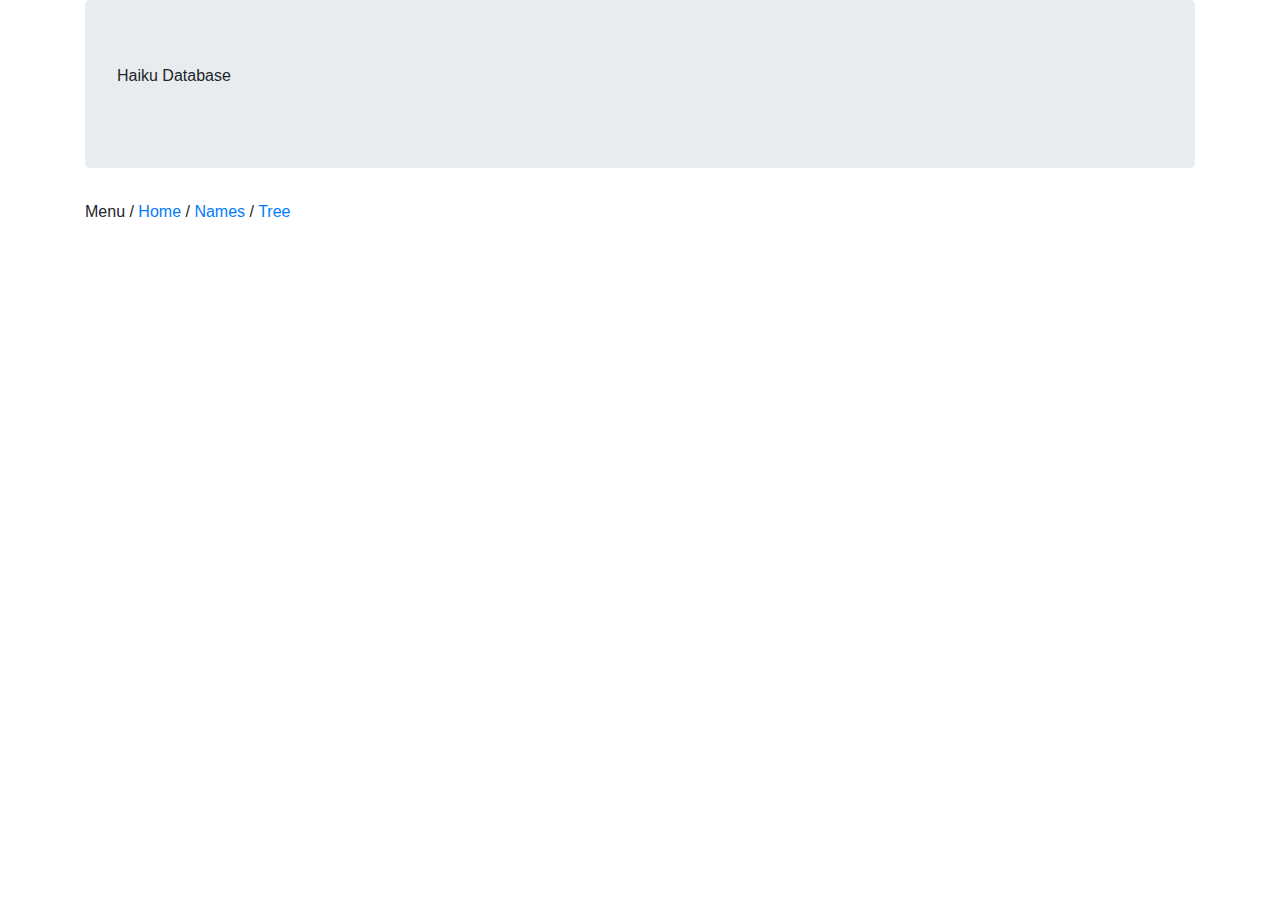
<file: edo_haijin_cards.html>
<!DOCTYPE html>
<html lang="en">
  <head>
    <meta charset="UTF-8" />
    <meta name="viewport" content="width=device-width, initial-scale=1.0" />
    <meta http-equiv="X-UA-Compatible" content="ie=edge" />
    <title>Haiku</title>
    <link href="//maxcdn.bootstrapcdn.com/bootstrap/4.1.1/css/bootstrap.min.css" rel="stylesheet" id="bootstrap-css" />
    <script src="//maxcdn.bootstrapcdn.com/bootstrap/4.1.1/js/bootstrap.min.js"></script>
    <script src="//code.jquery.com/jquery-1.11.1.min.js"></script>

    <script>
      // Function to launch poet bio page with info in local memory
      function myFunction(x) {
        window.open('open_test.html');
        localStorage.setItem("1", x);
      }

      // Async function to load data
      async function getBio() {
        try {
          const response = await fetch('/data/Haijin1.csv');
          const data = await response.text();
          return data;
        } catch (error) {
          console.error('Error fetching the CSV file:', error);
        }
      }

      // Function to create cards from data
      getBio().then((data) => {
        const allTextLines = data.split('\n'); // Split CSV into rows
        const kanji = [];
        const haijin_name = [];
        const simple_name = [];
        const dates = [];

        // Process each row to fill arrays with the poet's information
        allTextLines.forEach((line) => {
          const splitTextLines = line.split('\t'); // Split by tab character
          if (splitTextLines.length === 4) { // Ensure it's a valid row
            kanji.push(splitTextLines[0]);
            haijin_name.push(splitTextLines[1]);
            simple_name.push(splitTextLines[2]);
            dates.push(splitTextLines[3]);
          }
        });

        // Create a card for each poet from the arrays
        for (let i = 0; i < kanji.length; i++) {
          document.getElementById("cardX").innerHTML += `
            <div class="col-sm-6 col-md-4 col-lg-3 mt-4">
              <div class="card">
                <img class="card-img-top" alt="${simple_name[i]}" src="/images/${simple_name[i]}.jpg" id="mypic" onclick="myFunction(this.alt)" />
                <div class="card-body">
                  <h4 class="card-title">${haijin_name[i]}</h4>
                  <p class="card-text"><strong>Kanji:</strong> ${kanji[i]}</p>
                  <p class="card-text"><strong>Dates:</strong> ${dates[i]}</p>
                </div>
              </div>
            </div>
          `;
        }
      }).catch((error) => {
        console.error('Error processing the data:', error);
      });
    </script>
  </head>

  <body>
    <div class="container">
      <div class="jumbotron">
        <p>Haiku Database</p>
      </div>
      <p>Menu / <a href="index.html">Home</a> / <a href="list.html">Names</a> / <a href="fam_tree.html">Tree</a></p>

      <div class="row" id="cardX"></div>
    </div>
  </body>
</html>
</file>
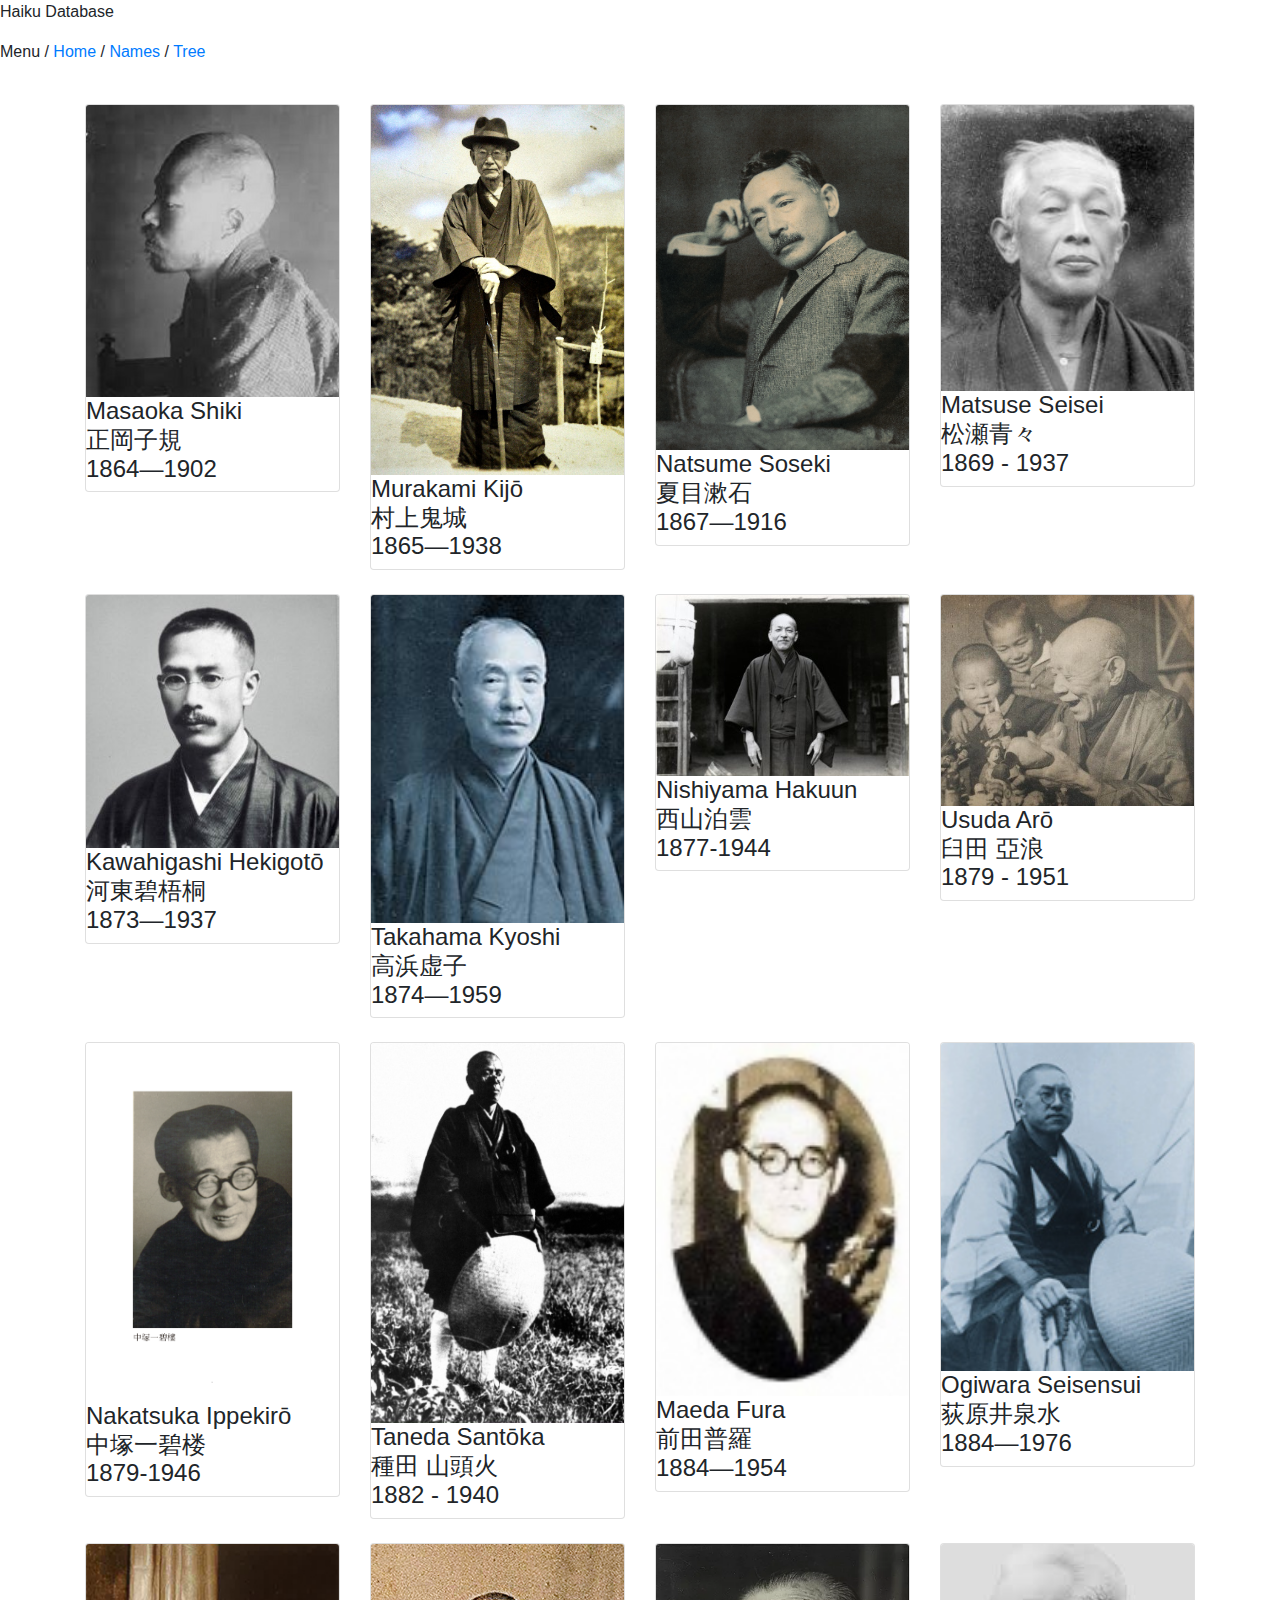
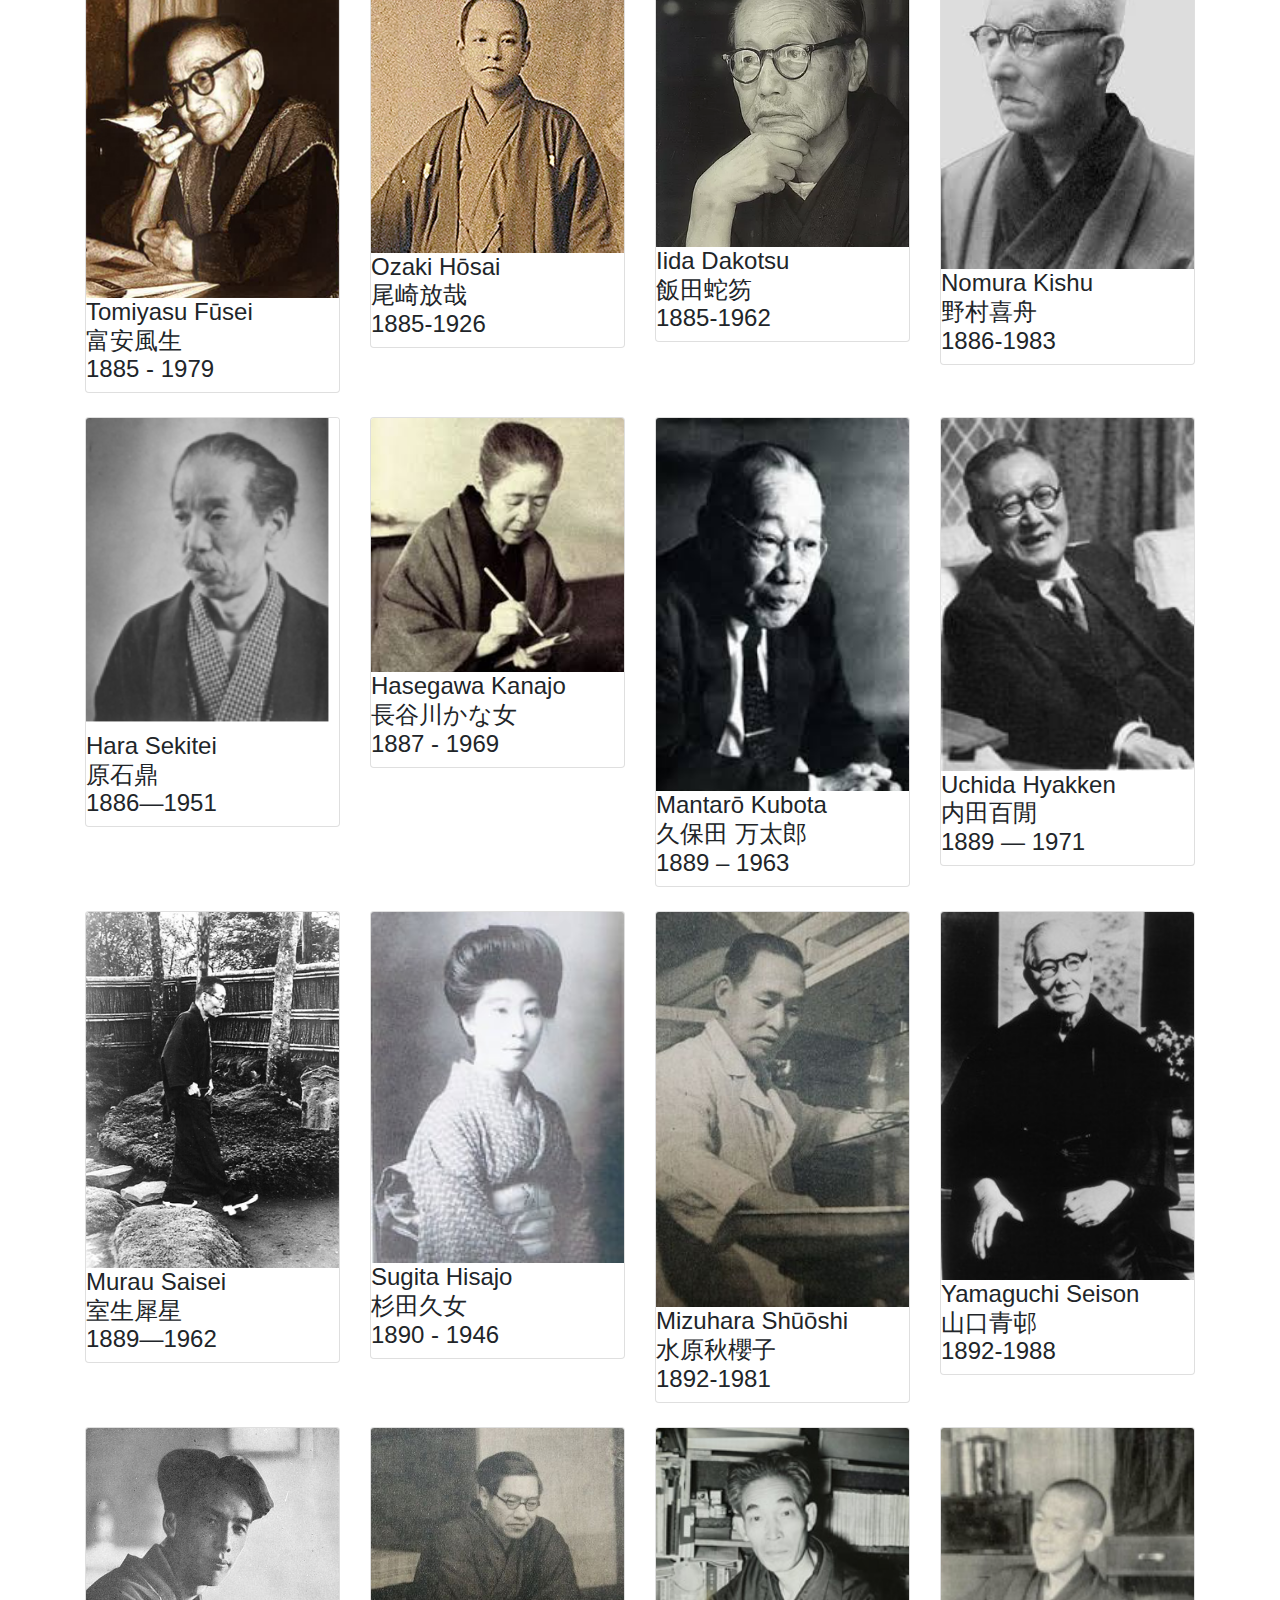
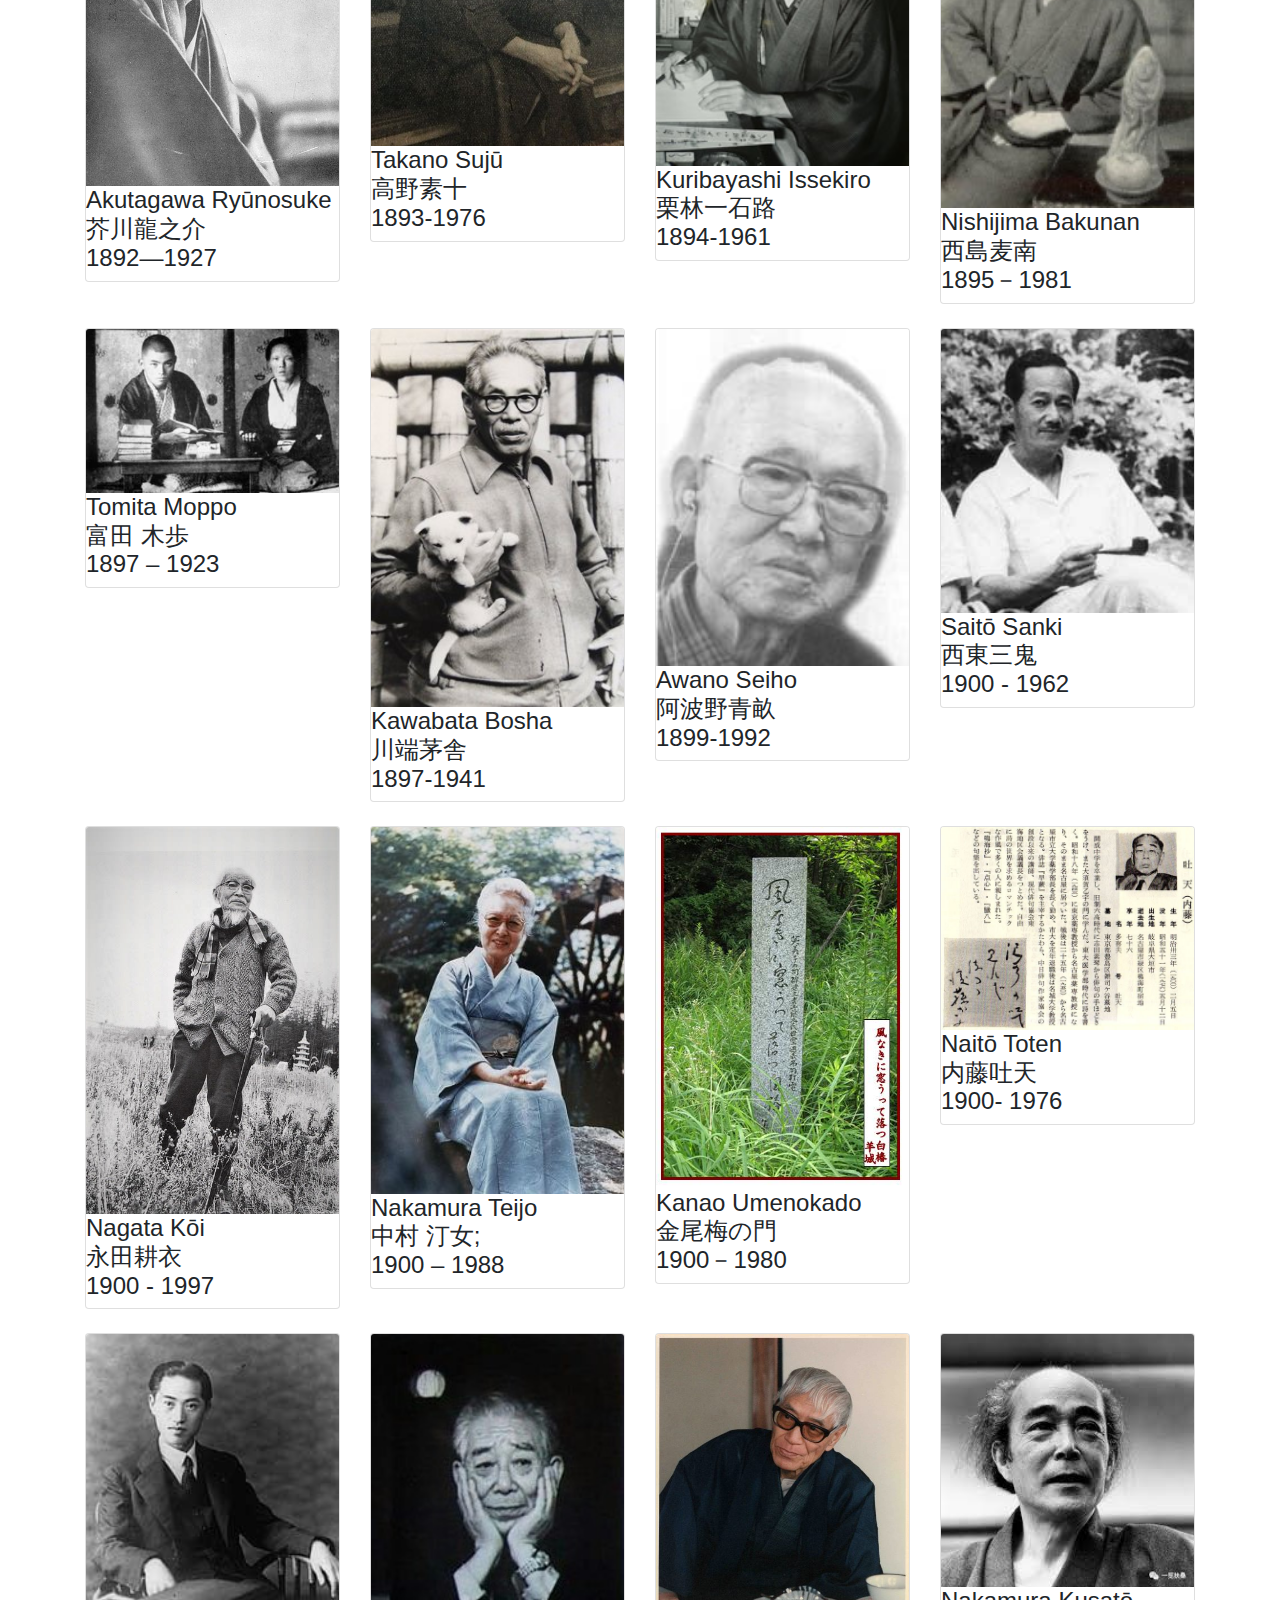
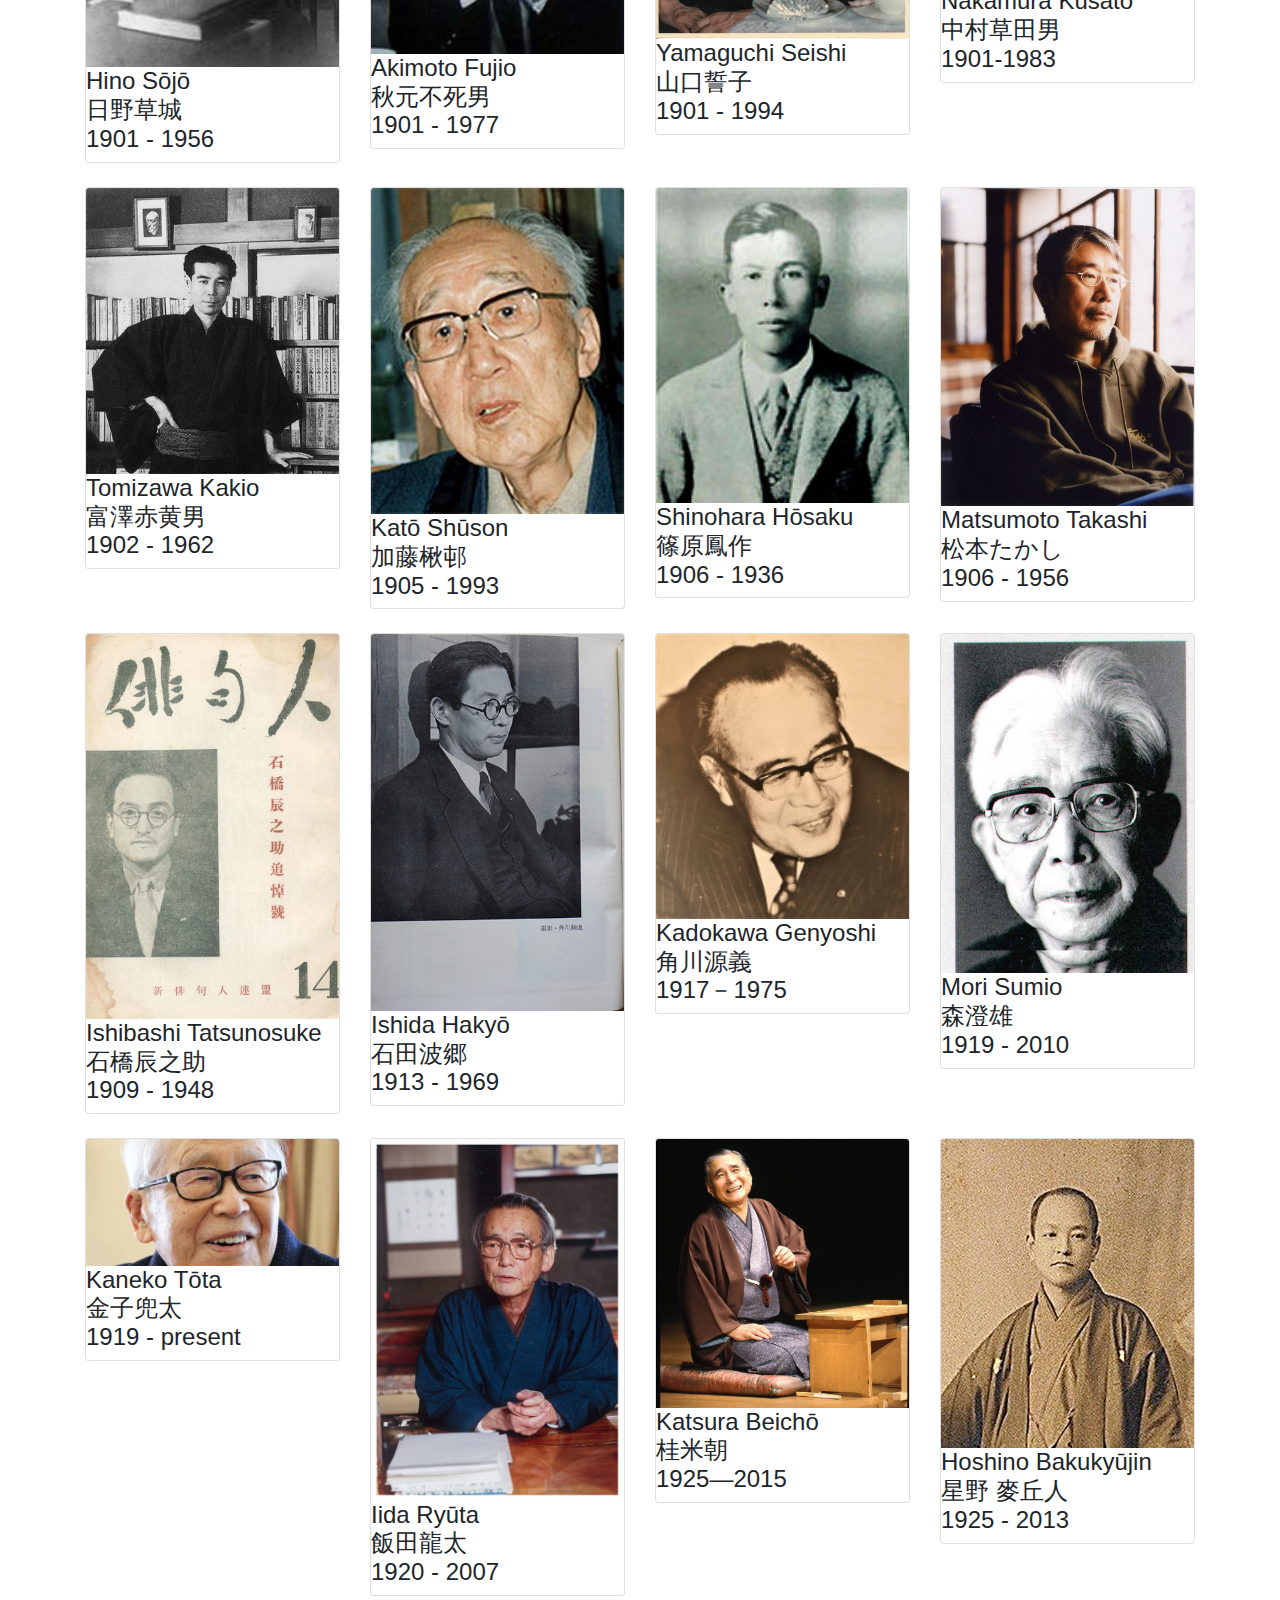
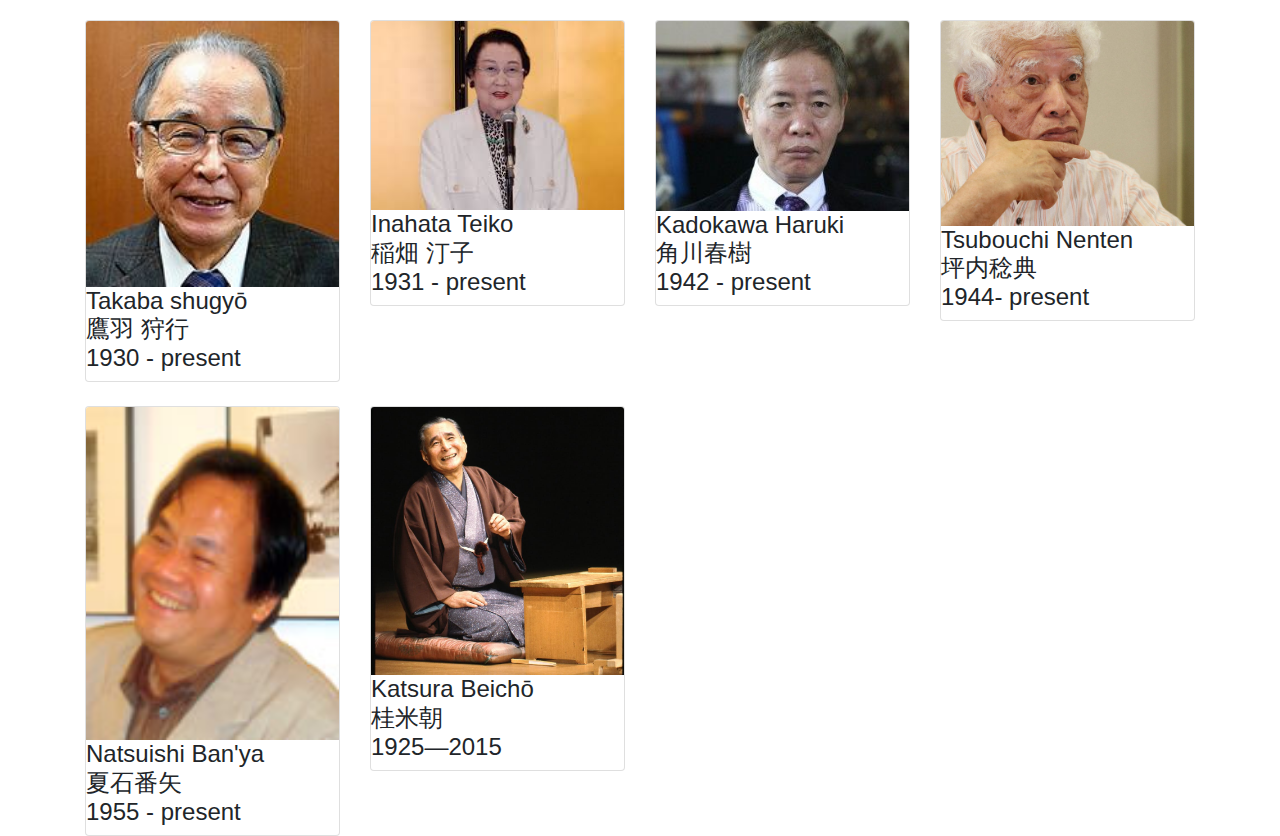
<file: modern_haijin_cards.html>
<!DOCTYPE html>
<html lang="en">

  <head>
    <meta charset="UTF-8" />
    <meta name="viewport" content="width=device-width, initial-scale=1.0" />
    <meta http-equiv="X-UA-Compatible" content="ie=edge" />
    <title>Haiku</title>
    <link href="//maxcdn.bootstrapcdn.com/bootstrap/4.1.1/css/bootstrap.min.css" rel="stylesheet" id="bootstrap-css">
    <script src="//maxcdn.bootstrapcdn.com/bootstrap/4.1.1/js/bootstrap.min.js"></script>
    <script src="//code.jquery.com/jquery-1.11.1.min.js"></script>


    <script>
        function myFunction(x) {
          window.open('open_test.html');
          localStorage.setItem("1", x);
        }
    </script>
  </head>

  <body>
    <p >Haiku Database</p>

    <p>Menu /<a href="index.html"> Home</a> /  <a href="list.html">Names</a> / <a href="fam_tree.html">Tree</a></p>
  
    <div class="container">
      <div class="row"id="cardX"></div>
  </div>
</div>

<script>
    getBio()
      .then(haijin => {
        var text = "";
        var text2 = "";
        var i;
        var j;
        var names = haijin
        let allTextLines = names.split("\n"); // divide the CSV into rows
        var kanji = [];
        var haijin_name = [];
        var simple_name = [];
        var dates = [];
        for (i = 0; i < allTextLines.length; i++) {
            textX = allTextLines[i].toString().split(",");
            kanji.push(textX[0]);
            haijin_name.push(textX[1]);
            simple_name.push(textX[2]);
            dates.push(textX[3]);
        }
       
        for (i = 0; i < allTextLines.length; i++) {
            document.getElementById("cardX").innerHTML += 
            '<div class="col-sm-6 col-md-4 col-lg-3 mt-4"><div class="card">\
            <img class="card-img-top"alt="'+simple_name[i]+'"src="\
            /images/'+simple_name[i]+'.jpg"name="open_test.html"id= "mypic"\
            onclick="myFunction(this.alt)"><div class="card-block">\
            <h4 class="text-bold">'+haijin_name[i]+'</h></br><h10 \
            class="text-bold">'+kanji[i]+'</h></br><h10 class="text-bold">'+dates[i]+'</h></div></div></div>'   
        }

        })
      .catch(error => {
        console.log('error!');
        console.error(error);
       });

   async function getBio() {
     const response = await fetch('/data/Modern.csv');
     return await response.text();
 }
</script>
</body>
</html>
</file>
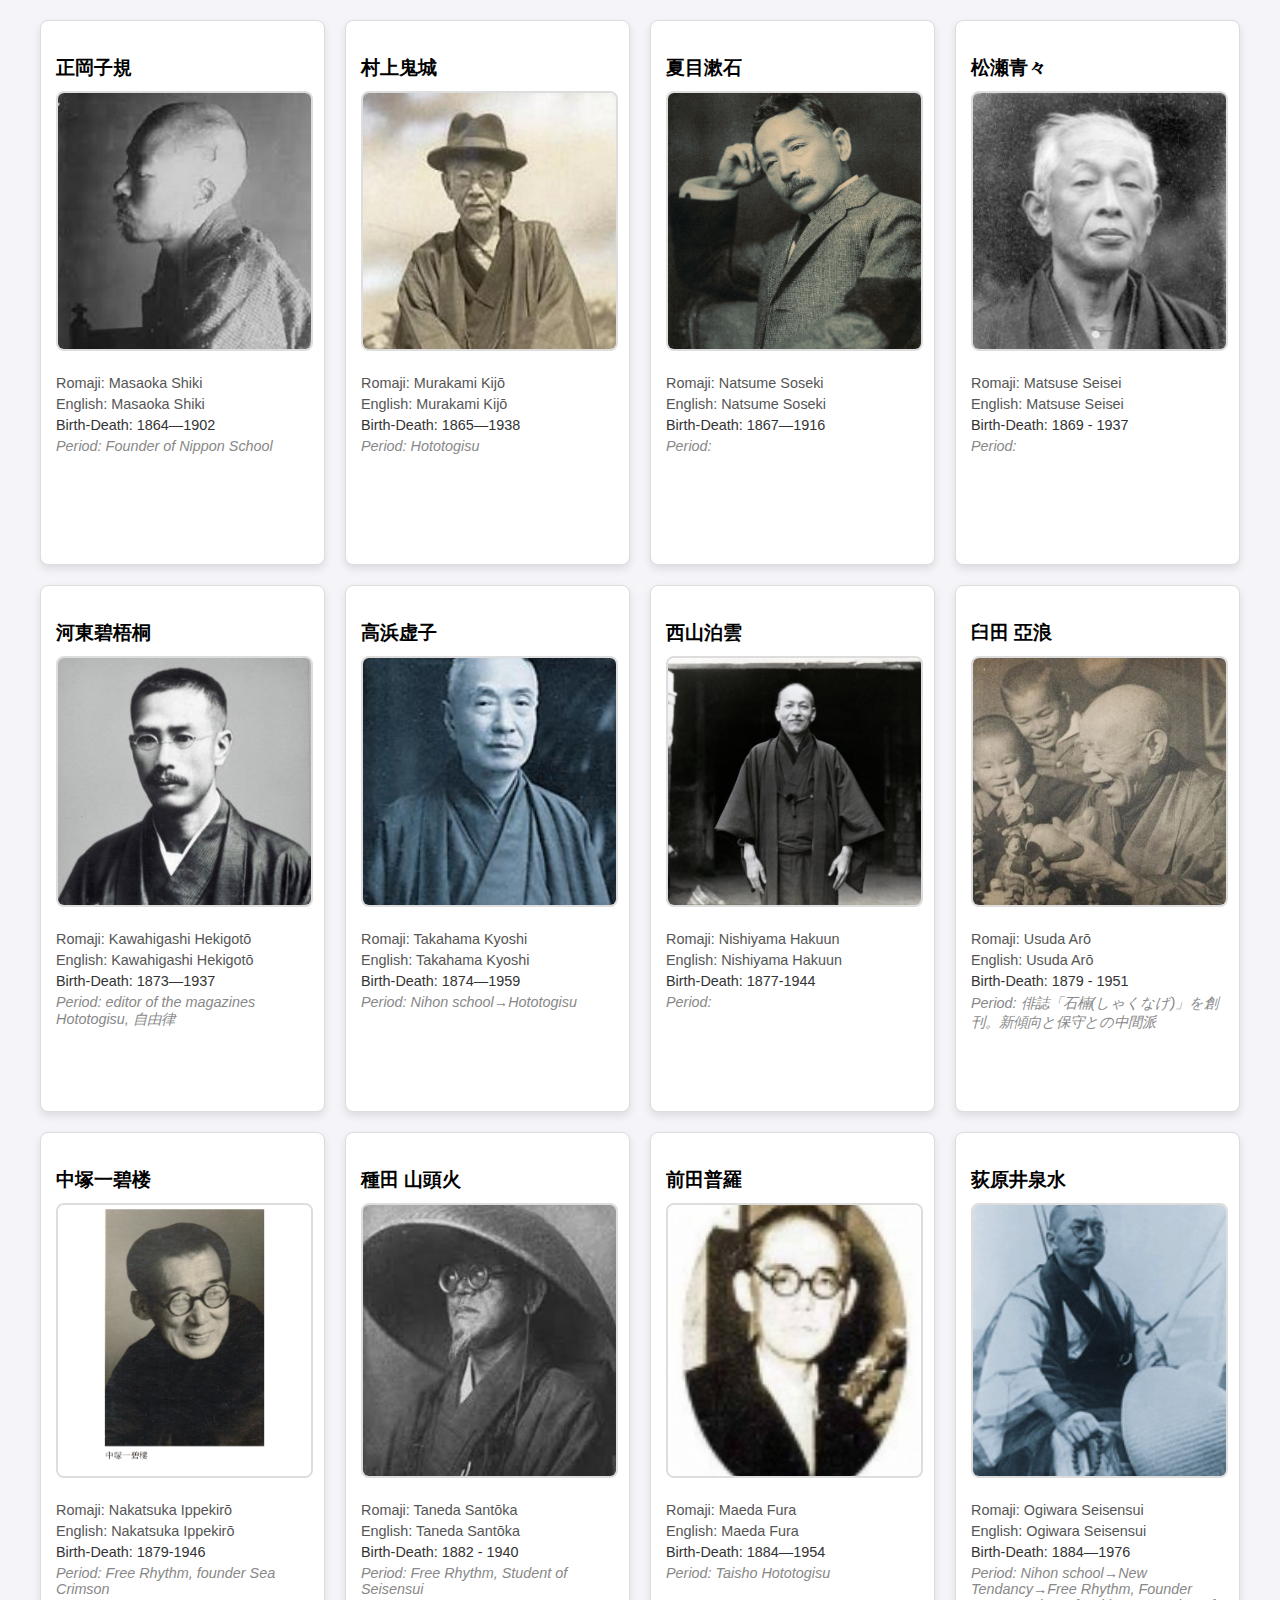
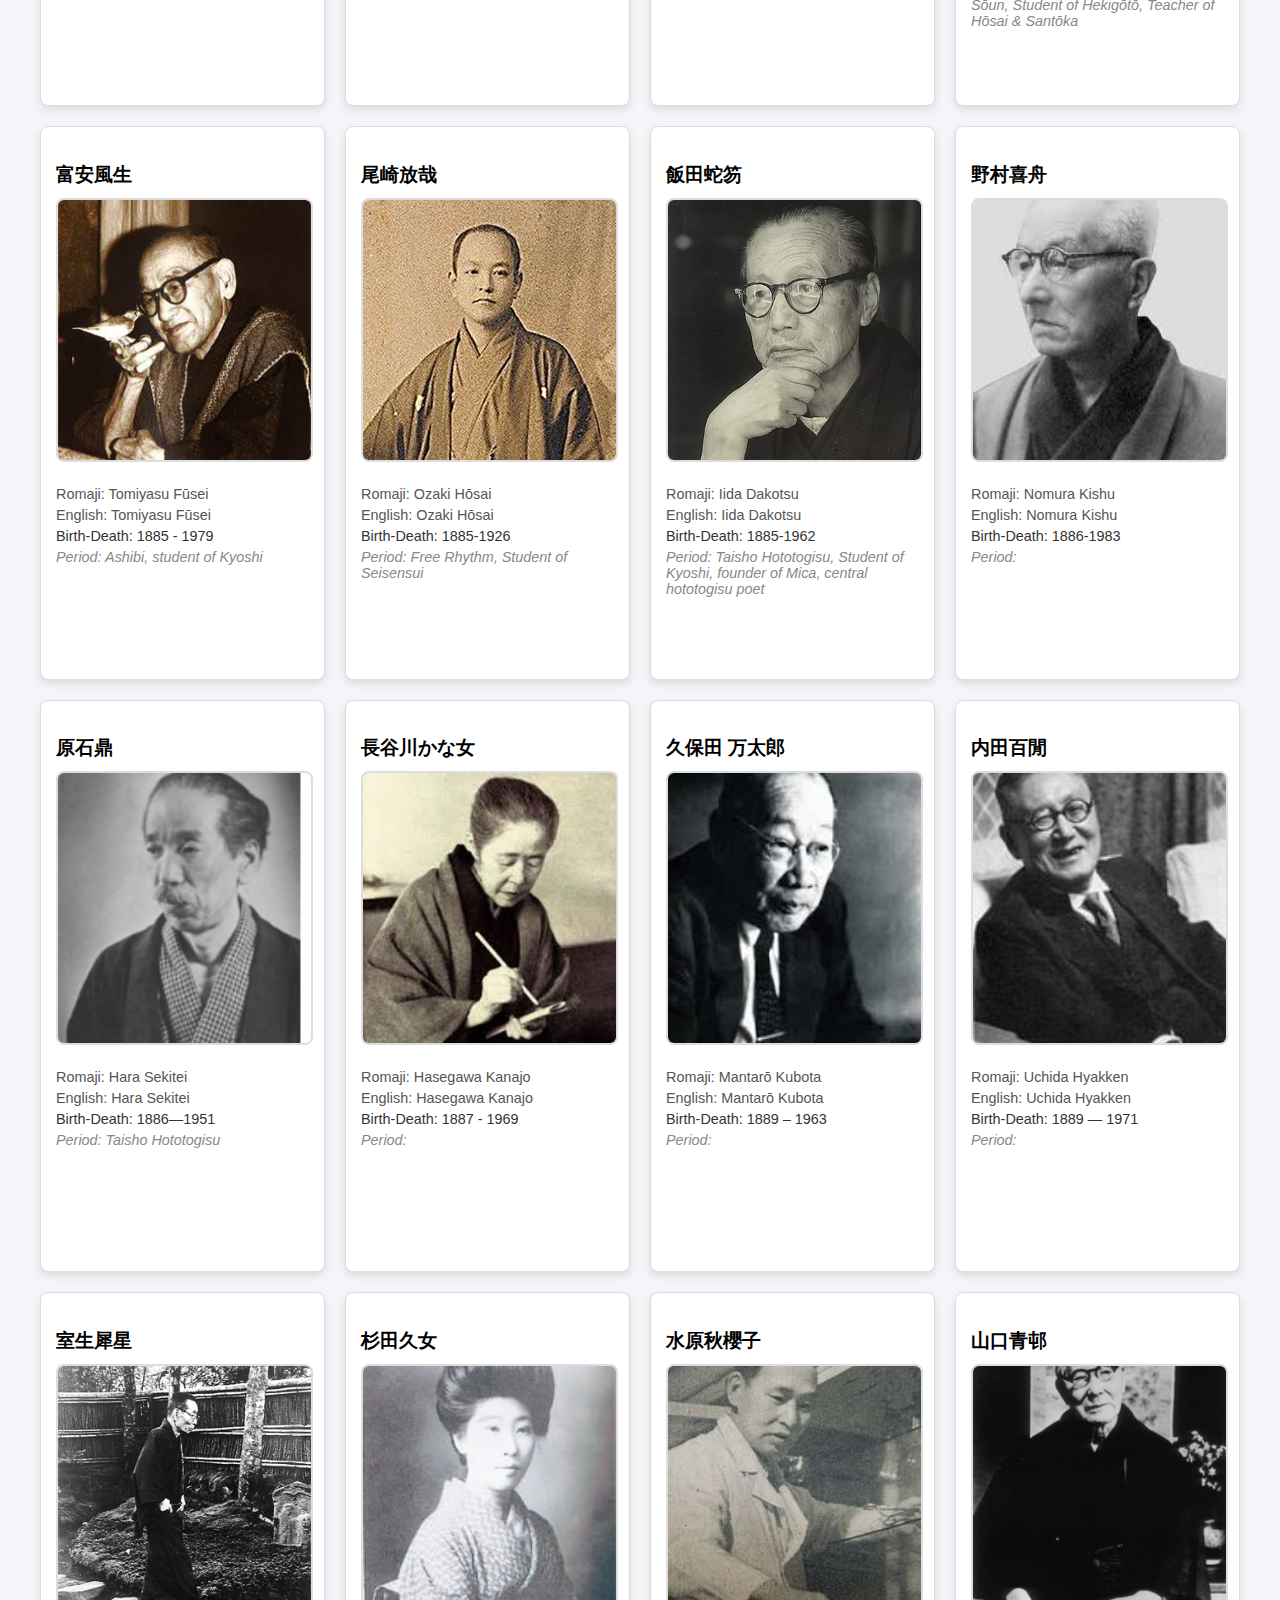
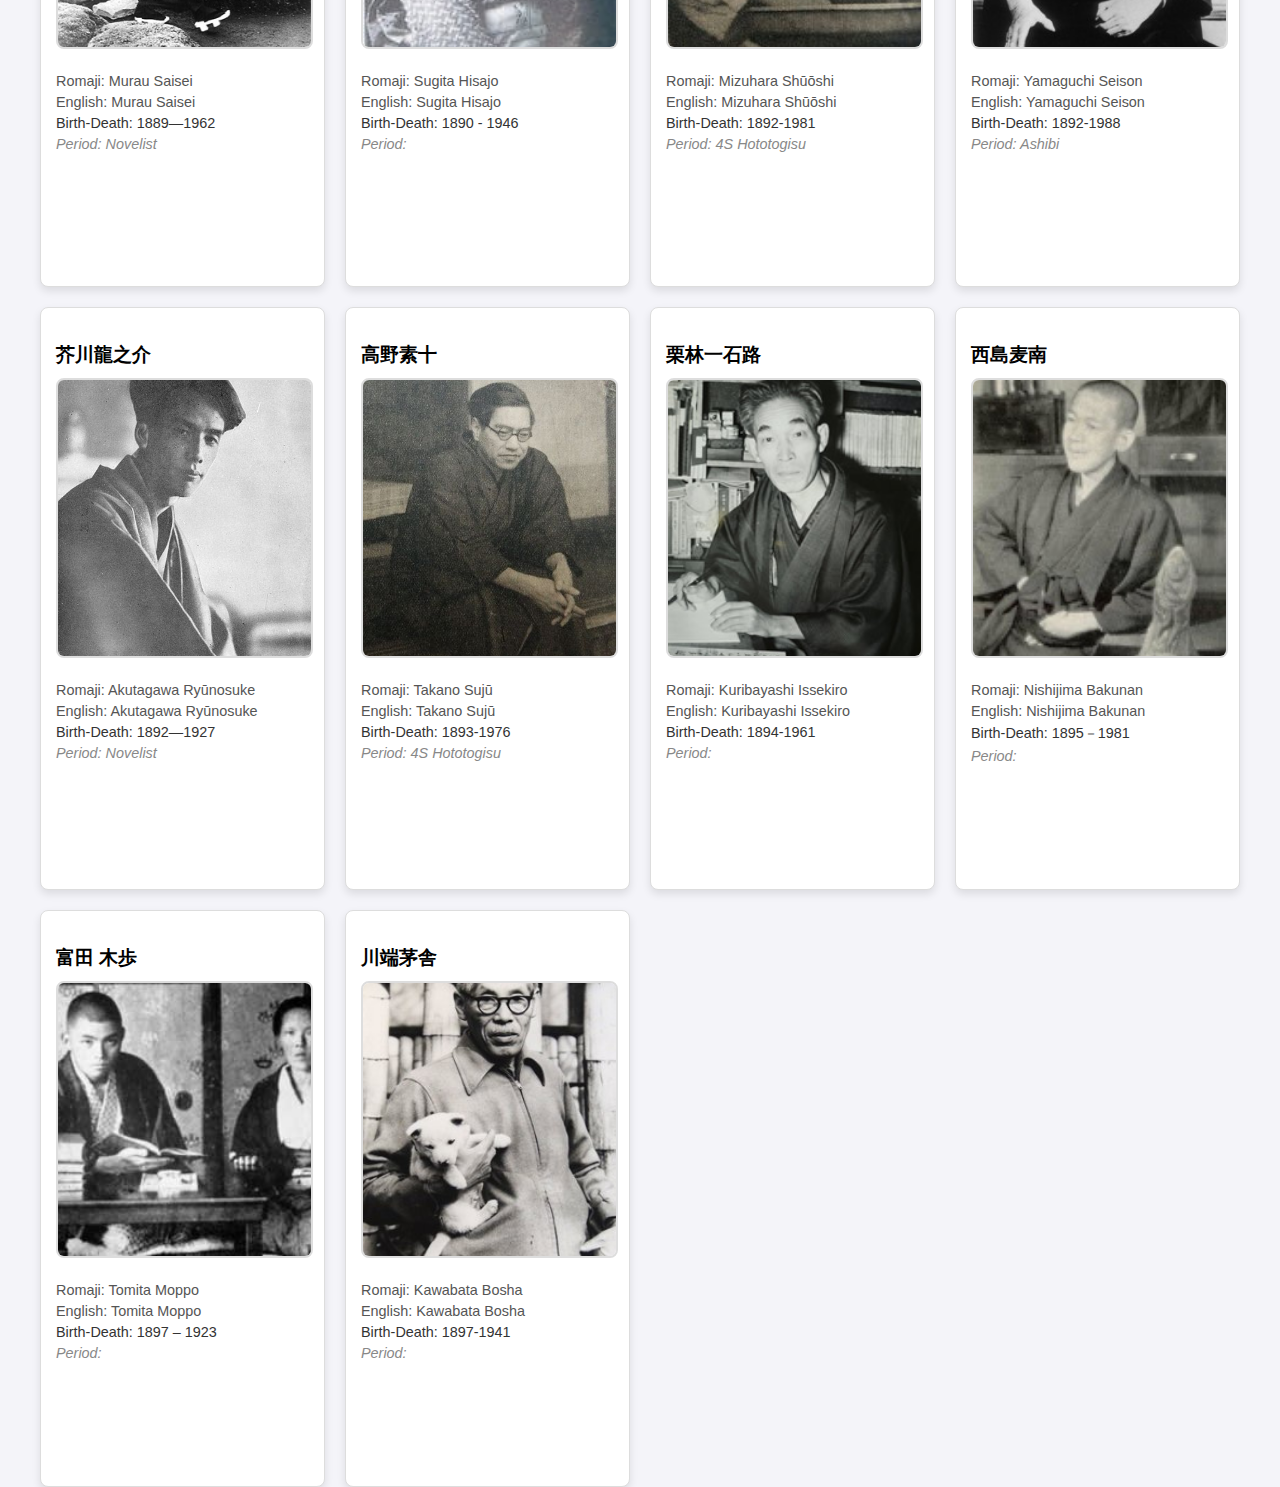
<file: modern_haijin_json.html>
<!DOCTYPE html>
<html lang="en">
<head>
    <meta charset="UTF-8">
    <meta name="viewport" content="width=device-width, initial-scale=1.0">
    <title>Poets Cards</title>
    <style>
        body {
            font-family: Arial, sans-serif;
            background-color: #f4f4f9;
            margin: 0;
            padding: 0;
            display: flex;
            justify-content: center;
            flex-wrap: wrap;
            gap: 20px;
            padding: 20px;
            height: 100vh;
            align-items: flex-start;
        }

        #cards-container {
            display: grid;
            grid-template-columns: repeat(auto-fill, minmax(250px, 1fr)); 
            gap: 20px;
            width: 100%;
            max-width: 1200px;
        }

        .card {
            background-color: #fff;
            border: 1px solid #ddd;
            border-radius: 8px;
            box-shadow: 0 4px 8px rgba(0, 0, 0, 0.1);
            padding: 15px;
            box-sizing: border-box;
        }

        .card h3 {
            font-size: 1.2em;
            margin-bottom: 10px;
        }

        .card p {
            margin: 5px 0;
            font-size: 0.9em;
            color: #555;
        }

        .card .name {
            font-weight: bold;
        }

        .card .period {
            font-style: italic;
            color: #888;
        }

        .card .birth-death {
            color: #333;
        }

        .card img {
            width: 100%;
            height: 50%;
            border-radius: 8px;
            border: 2px solid #ddd;
            object-fit: cover;
            margin-bottom: 15px;
        }
    </style>
</head>
<body>
    <div id="cards-container"></div>

    <script src="./data/modern.js"></script>
    <script>
function generateCards(data) {
    const container = document.getElementById('cards-container');
    container.innerHTML = '';  // Clear any previous content

    data.forEach(item => {
        const card = document.createElement('div');
        card.classList.add('card');

        const name = document.createElement('h3');
        name.textContent = item.Name || item.Romaji || item.English;

        const romaji = document.createElement('p');
        romaji.textContent = `Romaji: ${item.Romaji}`;

        const english = document.createElement('p');
        english.textContent = `English: ${item.English}`;

        const period = document.createElement('p');
        period.classList.add('period');
        period.textContent = `Period: ${item.Period}`;

        const birthDeath = document.createElement('p');
        birthDeath.classList.add('birth-death');
        birthDeath.textContent = `Birth-Death: ${item['Birth-Death']}`;

        
        // Create an anchor element wrapping the image
        const link = document.createElement('a');
        link.href = `bio_template.html?name=${encodeURIComponent(item.PageURL)}`; // Link to the bio page
        link.target = "_blank"; // Optional: Open in a new tab when clicked

        const image = document.createElement('img');
        image.src = item.Image;
        image.alt = "Poet's Image"; // Alt attribute for accessibility

        link.appendChild(image);  // Append the image to the link

        card.appendChild(name);
        card.appendChild(link); // Append the link (with image inside) to the card
        card.appendChild(romaji);
        card.appendChild(english);
        card.appendChild(birthDeath);
        card.appendChild(period);

        container.appendChild(card);
    });
}











        // Assuming 'poets' data is available from the modern.js file
        if (typeof poets !== "undefined") {
            generateCards(poets);
        }
    </script>
</body>
</html>
</file>
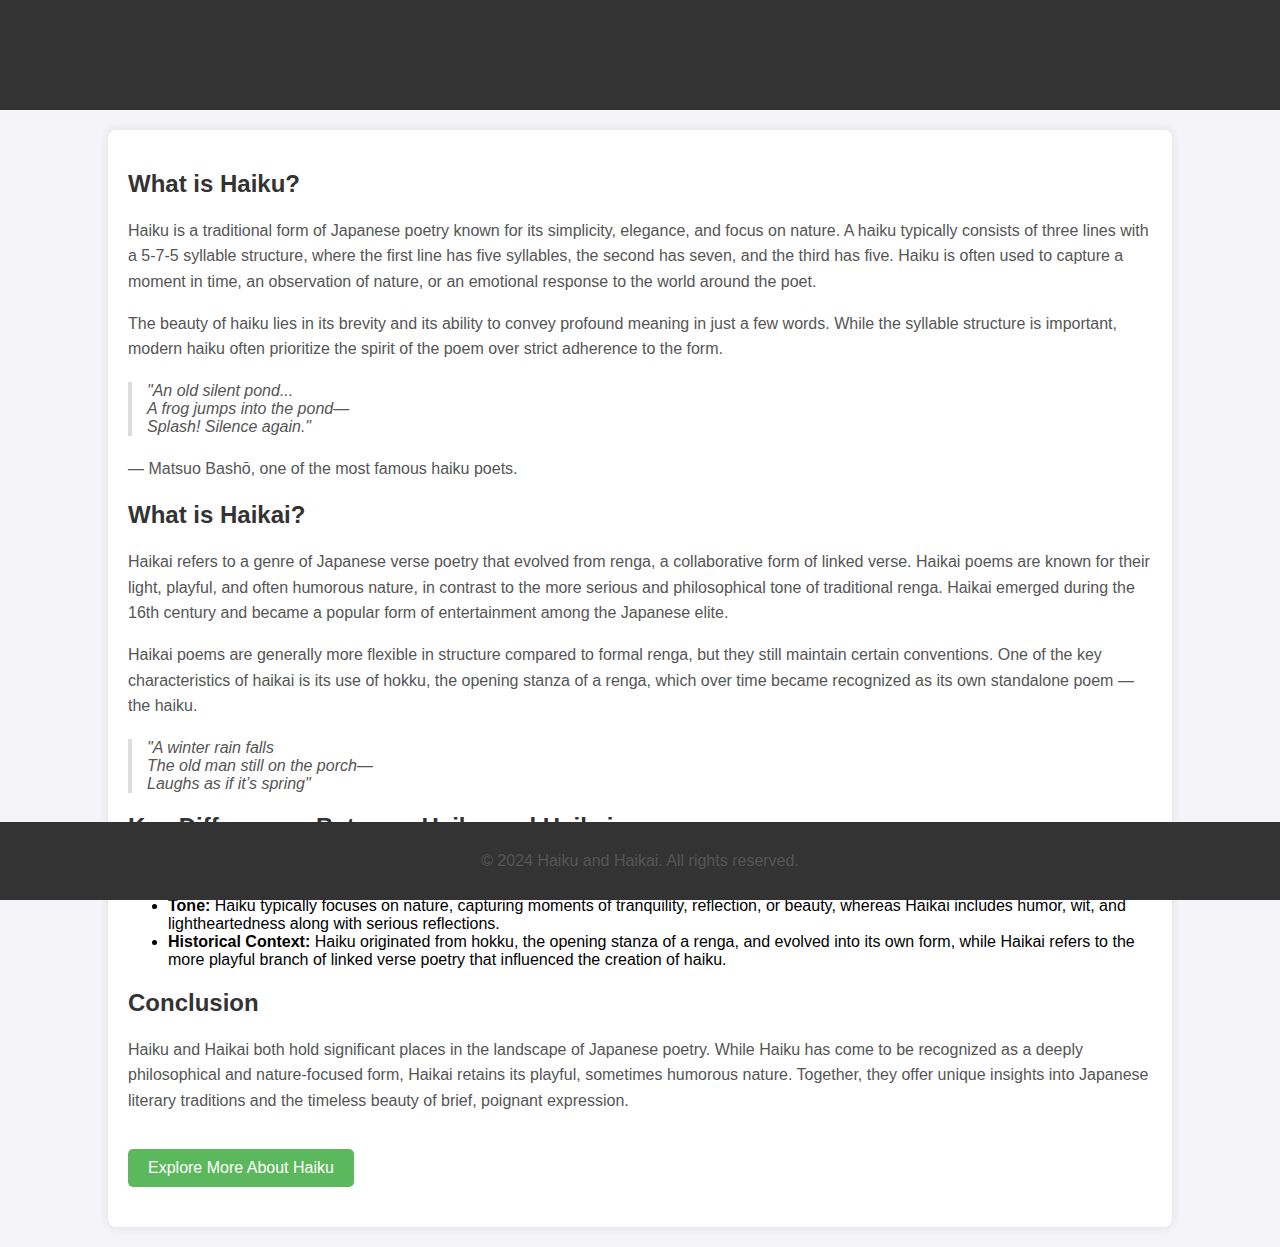
<file: pages/def.html>
<!DOCTYPE html>
<html lang="en">

<head>
    <meta charset="UTF-8">
    <meta name="viewport" content="width=device-width, initial-scale=1.0">
    <meta http-equiv="X-UA-Compatible" content="ie=edge">
    <title>Haiku and Haikai: Definitions and Origins</title>
    <style>
        body {
            font-family: Arial, sans-serif;
            margin: 0;
            padding: 0;
            background-color: #f4f4f9;
        }

        header {
            background-color: #333;
            color: white;
            text-align: center;
            padding: 15px 0;
        }

        footer {
            background-color: #333;
            color: white;
            text-align: center;
            padding: 10px 0;
            position: fixed;
            width: 100%;
            bottom: 0;
        }

        .container {
            width: 80%;
            margin: 20px auto;
            padding: 20px;
            background-color: white;
            border-radius: 8px;
            box-shadow: 0 0 10px rgba(0, 0, 0, 0.1);
        }

        .content {
            margin: 20px 0;
        }

        h1, h2 {
            color: #333;
        }

        p {
            line-height: 1.6;
            color: #555;
        }

        blockquote {
            border-left: 4px solid #ddd;
            padding-left: 15px;
            font-style: italic;
            color: #555;
            margin: 20px 0;
        }

        .btn {
            display: inline-block;
            padding: 10px 20px;
            background-color: #5cb85c;
            color: white;
            text-decoration: none;
            border-radius: 5px;
            margin-top: 20px;
        }

        .btn:hover {
            background-color: #4cae4c;
        }
    </style>
</head>

<body>

    <header>
        <h1>Haiku and Haikai: Definitions and Origins</h1>
    </header>

    <div class="container">
        <section class="content">
            <h2>What is Haiku?</h2>
            <p>
                Haiku is a traditional form of Japanese poetry known for its simplicity, elegance, and focus on nature. A haiku typically consists of three lines with a 5-7-5 syllable structure, where the first line has five syllables, the second has seven, and the third has five. Haiku is often used to capture a moment in time, an observation of nature, or an emotional response to the world around the poet.
            </p>
            <p>
                The beauty of haiku lies in its brevity and its ability to convey profound meaning in just a few words. While the syllable structure is important, modern haiku often prioritize the spirit of the poem over strict adherence to the form.
            </p>
            <blockquote>
                "An old silent pond...<br>
                A frog jumps into the pond—<br>
                Splash! Silence again."
            </blockquote>
            <p>
                — Matsuo Bashō, one of the most famous haiku poets.
            </p>
        </section>

        <section class="content">
            <h2>What is Haikai?</h2>
            <p>
                Haikai refers to a genre of Japanese verse poetry that evolved from renga, a collaborative form of linked verse. Haikai poems are known for their light, playful, and often humorous nature, in contrast to the more serious and philosophical tone of traditional renga. Haikai emerged during the 16th century and became a popular form of entertainment among the Japanese elite.
            </p>
            <p>
                Haikai poems are generally more flexible in structure compared to formal renga, but they still maintain certain conventions. One of the key characteristics of haikai is its use of hokku, the opening stanza of a renga, which over time became recognized as its own standalone poem — the haiku.
            </p>
            <blockquote>
                "A winter rain falls<br>
                The old man still on the porch—<br>
                Laughs as if it’s spring"
            </blockquote>
        </section>

        <section class="content">
            <h2>Key Differences Between Haiku and Haikai</h2>
            <ul>
                <li><strong>Form and Structure:</strong> Haiku consists of a single three-line stanza with a 5-7-5 syllable structure, while Haikai is more flexible in form and can range from short, playful verses to longer collaborative poems.</li>
                <li><strong>Tone:</strong> Haiku typically focuses on nature, capturing moments of tranquility, reflection, or beauty, whereas Haikai includes humor, wit, and lightheartedness along with serious reflections.</li>
                <li><strong>Historical Context:</strong> Haiku originated from hokku, the opening stanza of a renga, and evolved into its own form, while Haikai refers to the more playful branch of linked verse poetry that influenced the creation of haiku.</li>
            </ul>
        </section>

        <section class="content">
            <h2>Conclusion</h2>
            <p>
                Haiku and Haikai both hold significant places in the landscape of Japanese poetry. While Haiku has come to be recognized as a deeply philosophical and nature-focused form, Haikai retains its playful, sometimes humorous nature. Together, they offer unique insights into Japanese literary traditions and the timeless beauty of brief, poignant expression.
            </p>
            <a href="#" class="btn">Explore More About Haiku</a>
        </section>
    </div>

    <footer>
        <p>&copy; 2024 Haiku and Haikai. All rights reserved.</p>
    </footer>

</body>

</html>
</file>
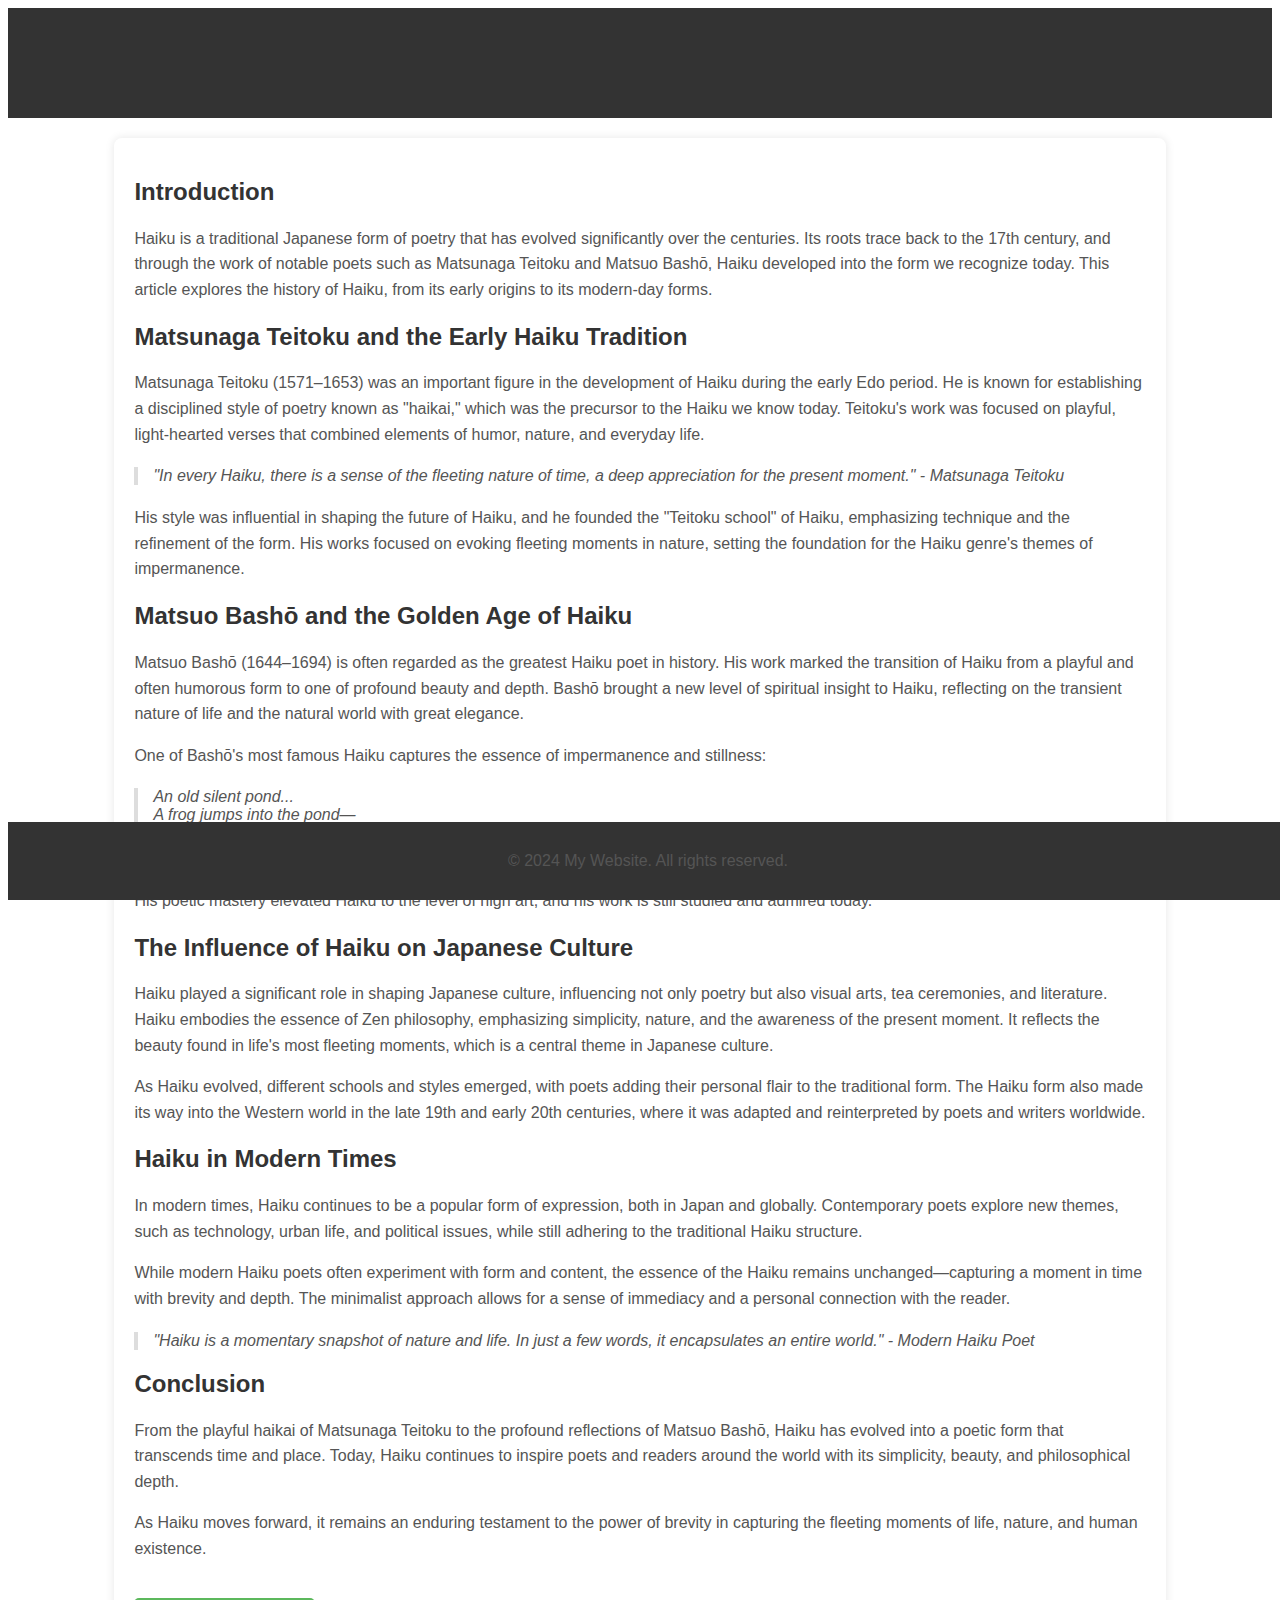
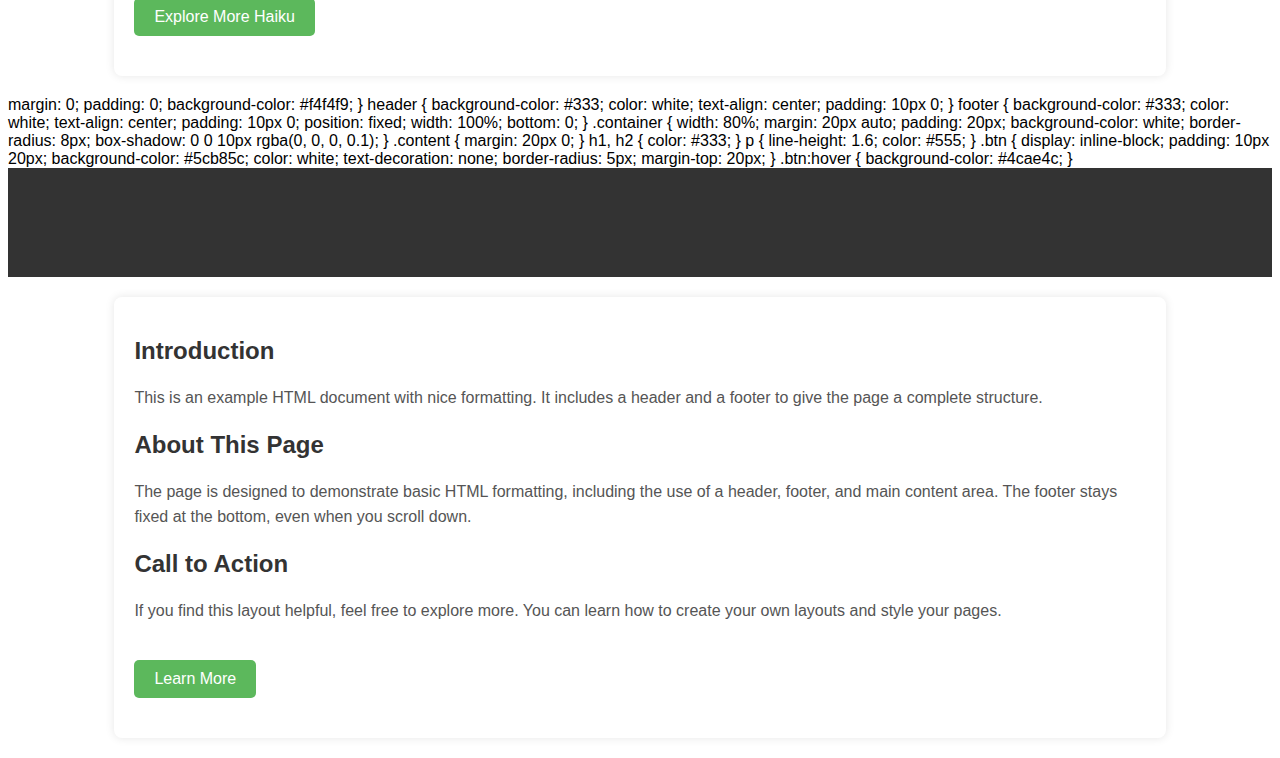
<file: pages/history.html>
<!DOCTYPE html>
<html lang="en">

<head>
    <meta charset="UTF-8">
    <meta name="viewport" content="width=device-width, initial-scale=1.0">
    <meta http-equiv="X-UA-Compatible" content="ie=edge">
    <title>Document with Header and Footer</title>
    <style>
        body {
            font-family: Arial, sans-serif;<!DOCTYPE html>
<html lang="en">

<head>
    <meta charset="UTF-8">
    <meta name="viewport" content="width=device-width, initial-scale=1.0">
    <meta http-equiv="X-UA-Compatible" content="ie=edge">
    <title>The History of Haiku: From Matsunaga Teitoku to Modern Times</title>
    <style>
        body {
            font-family: Arial, sans-serif;
            margin: 0;
            padding: 0;
            background-color: #f4f4f9;
        }

        header {
            background-color: #333;
            color: white;
            text-align: center;
            padding: 15px 0;
        }

        footer {
            background-color: #333;
            color: white;
            text-align: center;
            padding: 10px 0;
            position: fixed;
            width: 100%;
            bottom: 0;
        }

        .container {
            width: 80%;
            margin: 20px auto;
            padding: 20px;
            background-color: white;
            border-radius: 8px;
            box-shadow: 0 0 10px rgba(0, 0, 0, 0.1);
        }

        .content {
            margin: 20px 0;
        }

        h1, h2 {
            color: #333;
        }

        p {
            line-height: 1.6;
            color: #555;
        }

        .btn {
            display: inline-block;
            padding: 10px 20px;
            background-color: #5cb85c;
            color: white;
            text-decoration: none;
            border-radius: 5px;
            margin-top: 20px;
        }

        .btn:hover {
            background-color: #4cae4c;
        }

        blockquote {
            border-left: 4px solid #ddd;
            padding-left: 15px;
            font-style: italic;
            color: #555;
            margin: 20px 0;
        }
    </style>
</head>

<body>

    <header>
        <h1>The History of Haiku: From Matsunaga Teitoku to Modern Times</h1>
    </header>

    <div class="container">
        <section class="content">
            <h2>Introduction</h2>
            <p>
                Haiku is a traditional Japanese form of poetry that has evolved significantly over the centuries. Its roots trace back to the 17th century, and through the work of notable poets such as Matsunaga Teitoku and Matsuo Bashō, Haiku developed into the form we recognize today. This article explores the history of Haiku, from its early origins to its modern-day forms.
            </p>
        </section>

        <section class="content">
            <h2>Matsunaga Teitoku and the Early Haiku Tradition</h2>
            <p>
                Matsunaga Teitoku (1571–1653) was an important figure in the development of Haiku during the early Edo period. He is known for establishing a disciplined style of poetry known as "haikai," which was the precursor to the Haiku we know today. Teitoku's work was focused on playful, light-hearted verses that combined elements of humor, nature, and everyday life.
            </p>
            <blockquote>
                "In every Haiku, there is a sense of the fleeting nature of time, a deep appreciation for the present moment." - Matsunaga Teitoku
            </blockquote>
            <p>
                His style was influential in shaping the future of Haiku, and he founded the "Teitoku school" of Haiku, emphasizing technique and the refinement of the form. His works focused on evoking fleeting moments in nature, setting the foundation for the Haiku genre's themes of impermanence.
            </p>
        </section>

        <section class="content">
            <h2>Matsuo Bashō and the Golden Age of Haiku</h2>
            <p>
                Matsuo Bashō (1644–1694) is often regarded as the greatest Haiku poet in history. His work marked the transition of Haiku from a playful and often humorous form to one of profound beauty and depth. Bashō brought a new level of spiritual insight to Haiku, reflecting on the transient nature of life and the natural world with great elegance.
            </p>
            <p>
                One of Bashō's most famous Haiku captures the essence of impermanence and stillness:
            </p>
            <blockquote>
                An old silent pond...<br>
                A frog jumps into the pond—<br>
                Splash! Silence again.
            </blockquote>
            <p>
                Through Bashō's influence, Haiku became a medium for profound personal expression, focusing on simplicity, nature, and the passage of time. His poetic mastery elevated Haiku to the level of high art, and his work is still studied and admired today.
            </p>
        </section>

        <section class="content">
            <h2>The Influence of Haiku on Japanese Culture</h2>
            <p>
                Haiku played a significant role in shaping Japanese culture, influencing not only poetry but also visual arts, tea ceremonies, and literature. Haiku embodies the essence of Zen philosophy, emphasizing simplicity, nature, and the awareness of the present moment. It reflects the beauty found in life's most fleeting moments, which is a central theme in Japanese culture.
            </p>
            <p>
                As Haiku evolved, different schools and styles emerged, with poets adding their personal flair to the traditional form. The Haiku form also made its way into the Western world in the late 19th and early 20th centuries, where it was adapted and reinterpreted by poets and writers worldwide.
            </p>
        </section>

        <section class="content">
            <h2>Haiku in Modern Times</h2>
            <p>
                In modern times, Haiku continues to be a popular form of expression, both in Japan and globally. Contemporary poets explore new themes, such as technology, urban life, and political issues, while still adhering to the traditional Haiku structure.
            </p>
            <p>
                While modern Haiku poets often experiment with form and content, the essence of the Haiku remains unchanged—capturing a moment in time with brevity and depth. The minimalist approach allows for a sense of immediacy and a personal connection with the reader.
            </p>
            <blockquote>
                "Haiku is a momentary snapshot of nature and life. In just a few words, it encapsulates an entire world." - Modern Haiku Poet
            </blockquote>
        </section>

        <section class="content">
            <h2>Conclusion</h2>
            <p>
                From the playful haikai of Matsunaga Teitoku to the profound reflections of Matsuo Bashō, Haiku has evolved into a poetic form that transcends time and place. Today, Haiku continues to inspire poets and readers around the world with its simplicity, beauty, and philosophical depth.
            </p>
            <p>
                As Haiku moves forward, it remains an enduring testament to the power of brevity in capturing the fleeting moments of life, nature, and human existence.
            </p>
            <a href="#" class="btn">Explore More Haiku</a>
        </section>
    </div>

    <footer>
        <p>&copy; 2024 Haiku History. All rights reserved.</p>
    </footer>

</body>

</html>

            margin: 0;
            padding: 0;
            background-color: #f4f4f9;
        }

        header {
            background-color: #333;
            color: white;
            text-align: center;
            padding: 10px 0;
        }

        footer {
            background-color: #333;
            color: white;
            text-align: center;
            padding: 10px 0;
            position: fixed;
            width: 100%;
            bottom: 0;
        }

        .container {
            width: 80%;
            margin: 20px auto;
            padding: 20px;
            background-color: white;
            border-radius: 8px;
            box-shadow: 0 0 10px rgba(0, 0, 0, 0.1);
        }

        .content {
            margin: 20px 0;
        }

        h1, h2 {
            color: #333;
        }

        p {
            line-height: 1.6;
            color: #555;
        }

        .btn {
            display: inline-block;
            padding: 10px 20px;
            background-color: #5cb85c;
            color: white;
            text-decoration: none;
            border-radius: 5px;
            margin-top: 20px;
        }

        .btn:hover {
            background-color: #4cae4c;
        }
    </style>
</head>

<body>

    <header>
        <h1>Welcome to My Website</h1>
    </header>

    <div class="container">
        <section class="content">
            <h2>Introduction</h2>
            <p>
                This is an example HTML document with nice formatting. It includes a header and a footer to give the page a complete structure.
            </p>
        </section>

        <section class="content">
            <h2>About This Page</h2>
            <p>
                The page is designed to demonstrate basic HTML formatting, including the use of a header, footer, and main content area. The footer stays fixed at the bottom, even when you scroll down.
            </p>
        </section>

        <section class="content">
            <h2>Call to Action</h2>
            <p>
                If you find this layout helpful, feel free to explore more. You can learn how to create your own layouts and style your pages.
            </p>
            <a href="#" class="btn">Learn More</a>
        </section>
    </div>

    <footer>
        <p>&copy; 2024 My Website. All rights reserved.</p>
    </footer>

</body>

</html>
</file>
